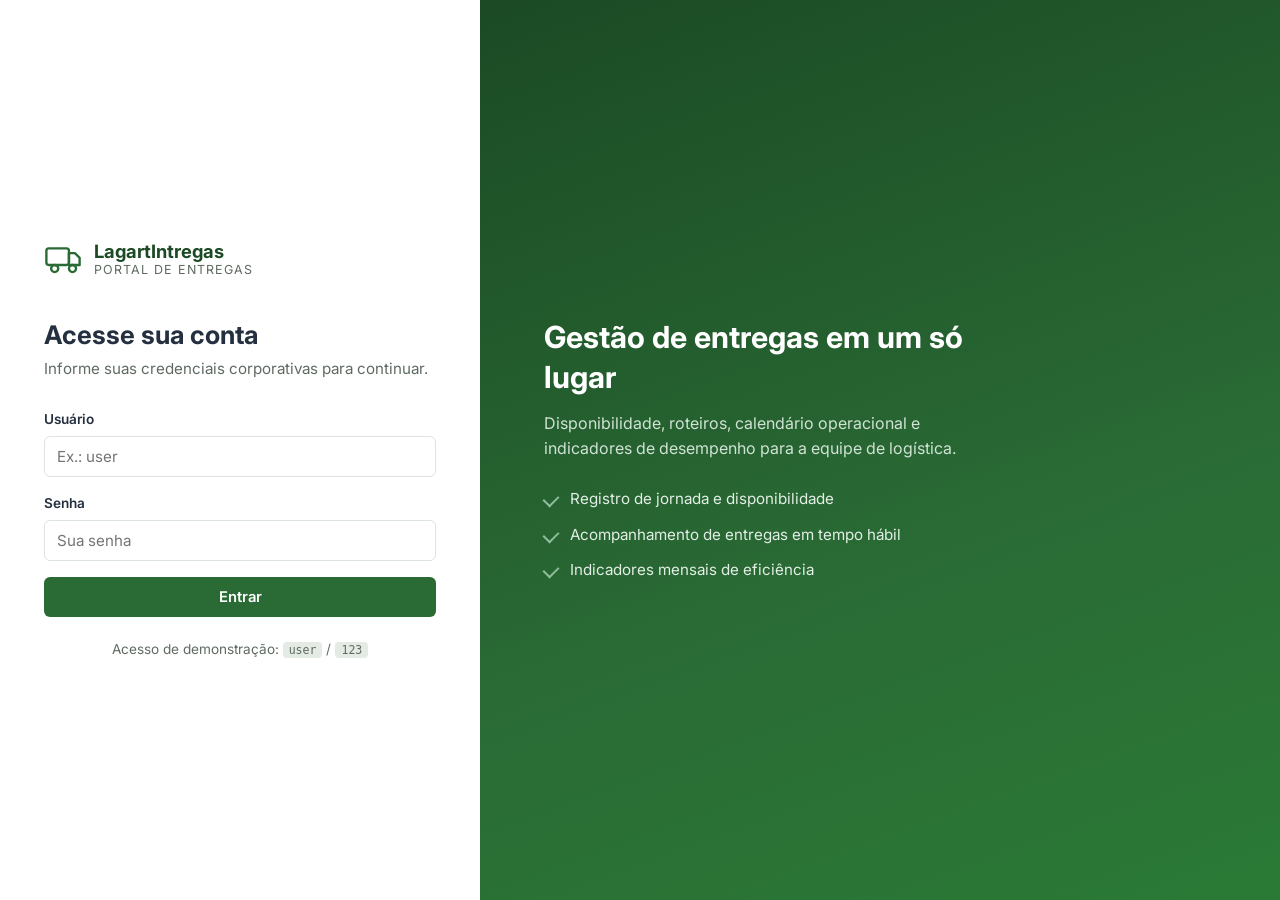
<file: index.html>
<!DOCTYPE html>
<html lang="pt-BR">
<head>
  <meta charset="UTF-8">
  <meta name="viewport" content="width=device-width, initial-scale=1.0">
  <title>LagartIntregas | Acesso ao Portal</title>
  <meta name="description" content="Portal corporativo de gestão de entregas LagartIntregas.">
  <link rel="preconnect" href="https://fonts.googleapis.com">
  <link rel="preconnect" href="https://fonts.gstatic.com" crossorigin>
  <link href="https://fonts.googleapis.com/css2?family=Inter:wght@400;500;600;700&display=swap" rel="stylesheet">
  <link rel="stylesheet" href="style.css">
</head>
<body data-page="login">
  <main class="auth">
    <section class="auth__panel" aria-labelledby="login-title">
      <div class="auth__brand">
        <svg class="brand__mark" viewBox="0 0 32 32" aria-hidden="true">
          <rect x="2" y="7" width="19" height="14" rx="2"></rect>
          <path d="M21 11h5l4 4v6h-9z"></path>
          <circle cx="9" cy="24" r="3"></circle>
          <circle cx="24" cy="24" r="3"></circle>
        </svg>
        <div class="brand__text">
          <strong>LagartIntregas</strong>
          <span>Portal de Entregas</span>
        </div>
      </div>

      <h1 id="login-title" class="auth__title">Acesse sua conta</h1>
      <p class="auth__subtitle">Informe suas credenciais corporativas para continuar.</p>

      <form id="login-form" class="form" novalidate>
        <div class="field">
          <label for="login-user">Usuário</label>
          <input type="text" id="login-user" name="user" autocomplete="username" placeholder="Ex.: user" required>
        </div>
        <div class="field">
          <label for="login-pass">Senha</label>
          <input type="password" id="login-pass" name="password" autocomplete="current-password" placeholder="Sua senha" required>
        </div>
        <p id="login-error" class="form__error" role="alert" hidden>Usuário ou senha inválidos. Tente novamente.</p>
        <button type="submit" class="btn btn--primary btn--block">Entrar</button>
      </form>

      <p class="auth__hint">Acesso de demonstração: <code>user</code> / <code>123</code></p>
    </section>

    <aside class="auth__aside" aria-hidden="true">
      <div class="auth__aside-content">
        <h2>Gestão de entregas em um só lugar</h2>
        <p>Disponibilidade, roteiros, calendário operacional e indicadores de desempenho para a equipe de logística.</p>
        <ul class="auth__features">
          <li>Registro de jornada e disponibilidade</li>
          <li>Acompanhamento de entregas em tempo hábil</li>
          <li>Indicadores mensais de eficiência</li>
        </ul>
      </div>
    </aside>
  </main>

  <script src="script.js"></script>
</body>
</html>
</file>
<file: style.css>
/* ============================================================
   LagartIntregas — Portal de Entregas
   Folha de estilo corporativa (verde / cinza / branco)
   ============================================================ */

:root {
  --color-primary: #2a6b35;
  --color-primary-dark: #1b4a24;
  --color-accent: #3d8c4a;
  --color-sidebar: #1a3d1f;
  --color-sidebar-hover: #24522b;
  --color-bg: #f2f6f3;
  --color-surface: #ffffff;
  --color-border: #dde4df;
  --color-text: #24303f;
  --color-text-muted: #5f6b62;
  --color-success: #1e7d4f;
  --color-success-bg: #e3f4ea;
  --color-info: #3d8c4a;
  --color-info-bg: #e3f4e8;
  --color-warning: #9a6a13;
  --color-warning-bg: #fbf1da;
  --color-danger: #a33131;
  --color-danger-bg: #fbe5e5;
  --radius: 10px;
  --radius-sm: 6px;
  --shadow-card: 0 1px 3px rgba(26, 61, 31, .08), 0 1px 2px rgba(26, 61, 31, .06);
  --shadow-pop: 0 8px 28px rgba(26, 61, 31, .16);
  --sidebar-width: 248px;
  --font: "Inter", "Segoe UI", Roboto, "Helvetica Neue", Arial, sans-serif;
}

* { box-sizing: border-box; margin: 0; padding: 0; }

html { font-size: 16px; }

body {
  font-family: var(--font);
  color: var(--color-text);
  background: var(--color-bg);
  line-height: 1.55;
  -webkit-font-smoothing: antialiased;
}

h1, h2, h3, h4 { line-height: 1.3; color: var(--color-text); }

a { color: var(--color-accent); text-decoration: none; }

code {
  background: #e4ebe4;
  border-radius: 4px;
  padding: 1px 6px;
  font-size: .85em;
}

/* ---------- Botões ---------- */
.btn {
  display: inline-flex;
  align-items: center;
  justify-content: center;
  gap: 8px;
  font-family: inherit;
  font-size: .925rem;
  font-weight: 600;
  padding: 10px 18px;
  border: 1px solid transparent;
  border-radius: var(--radius-sm);
  cursor: pointer;
  transition: background .15s ease, border-color .15s ease, color .15s ease;
}
.btn--primary { background: var(--color-primary); color: #fff; }
.btn--primary:hover { background: var(--color-primary-dark); }
.btn--outline { background: #fff; border-color: var(--color-border); color: var(--color-text); }
.btn--outline:hover { border-color: var(--color-accent); color: var(--color-accent); }
.btn--ghost { background: transparent; color: #b8d0bc; }
.btn--ghost:hover { background: var(--color-sidebar-hover); color: #fff; }
.btn--block { width: 100%; }
.btn--sm { padding: 6px 12px; font-size: .85rem; }
.btn--danger-ghost { background: transparent; color: var(--color-danger); border-color: var(--color-danger-bg); }
.btn--danger-ghost:hover { background: var(--color-danger-bg); }

/* ---------- Tela de login ---------- */
.auth {
  min-height: 100vh;
  display: grid;
  grid-template-columns: minmax(360px, 480px) 1fr;
}
.auth__panel {
  display: flex;
  flex-direction: column;
  justify-content: center;
  padding: 48px 44px;
  background: var(--color-surface);
}
.auth__brand, .brand { display: flex; align-items: center; gap: 12px; margin-bottom: 40px; }
.brand__mark {
  width: 38px; height: 38px;
  fill: none;
  stroke: var(--color-primary);
  stroke-width: 2;
  stroke-linejoin: round;
}
.brand__text { display: flex; flex-direction: column; line-height: 1.2; }
.brand__text strong { font-size: 1.15rem; color: var(--color-primary-dark); }
.brand__text span { font-size: .78rem; color: var(--color-text-muted); text-transform: uppercase; letter-spacing: .08em; }
.auth__title { font-size: 1.6rem; font-weight: 700; margin-bottom: 6px; }
.auth__subtitle { color: var(--color-text-muted); font-size: .95rem; margin-bottom: 28px; }
.auth__hint { margin-top: 22px; font-size: .85rem; color: var(--color-text-muted); text-align: center; }
.auth__aside {
  background: linear-gradient(160deg, var(--color-primary-dark), var(--color-primary) 60%, #2a7a35);
  color: #fff;
  display: flex;
  align-items: center;
  padding: 64px;
}
.auth__aside-content { max-width: 460px; }
.auth__aside h2 { color: #fff; font-size: 1.9rem; margin-bottom: 14px; }
.auth__aside p { color: #d0e3d4; font-size: 1rem; margin-bottom: 26px; }
.auth__features { list-style: none; display: flex; flex-direction: column; gap: 12px; }
.auth__features li { position: relative; padding-left: 26px; color: #e3efe6; font-size: .95rem; }
.auth__features li::before {
  content: "";
  position: absolute;
  left: 0; top: 7px;
  width: 12px; height: 8px;
  border-left: 2px solid #8fbc9a;
  border-bottom: 2px solid #8fbc9a;
  transform: rotate(-45deg);
}

/* ---------- Formulários ---------- */
.form { display: flex; flex-direction: column; gap: 16px; }
.field { display: flex; flex-direction: column; gap: 6px; }
.field label { font-size: .85rem; font-weight: 600; color: var(--color-text); }
.field input, .field select, .field textarea {
  font-family: inherit;
  font-size: .95rem;
  padding: 10px 12px;
  border: 1px solid var(--color-border);
  border-radius: var(--radius-sm);
  background: #fff;
  color: var(--color-text);
  transition: border-color .15s ease, box-shadow .15s ease;
}
.field input:focus, .field select:focus, .field textarea:focus {
  outline: none;
  border-color: var(--color-accent);
  box-shadow: 0 0 0 3px rgba(61, 140, 74, .15);
}
.field textarea { resize: vertical; min-height: 96px; }
.form__error { color: var(--color-danger); font-size: .85rem; font-weight: 500; }
.form__row { display: grid; grid-template-columns: 1fr 1fr; gap: 14px; }
.form__success {
  background: var(--color-success-bg);
  color: var(--color-success);
  border-radius: var(--radius-sm);
  padding: 10px 14px;
  font-size: .88rem;
  font-weight: 500;
}

/* ---------- Estrutura do app ---------- */
.app-shell { display: flex; min-height: 100vh; }

.sidebar {
  width: var(--sidebar-width);
  flex-shrink: 0;
  background: var(--color-sidebar);
  color: #c5d4c9;
  display: flex;
  flex-direction: column;
  position: fixed;
  inset: 0 auto 0 0;
  z-index: 40;
}
.sidebar .brand { padding: 22px 20px 18px; margin: 0; border-bottom: 1px solid rgba(255, 255, 255, .08); }
.sidebar .brand__mark { stroke: #8fbc9a; width: 32px; height: 32px; }
.sidebar .brand__text strong { color: #fff; font-size: 1.05rem; }
.sidebar .brand__text span { color: #84a88e; }

.sidebar__nav { display: flex; flex-direction: column; gap: 4px; padding: 16px 12px; flex: 1; }
.nav-link {
  display: flex;
  align-items: center;
  gap: 12px;
  padding: 11px 14px;
  border-radius: var(--radius-sm);
  color: #b0c8b5;
  font-size: .925rem;
  font-weight: 500;
  transition: background .15s ease, color .15s ease;
}
.nav-link svg { width: 19px; height: 19px; stroke: currentColor; fill: none; stroke-width: 1.9; flex-shrink: 0; }
.nav-link:hover { background: var(--color-sidebar-hover); color: #fff; }
.nav-link.active { background: var(--color-primary); color: #fff; }

.sidebar__footer { padding: 14px 12px 18px; border-top: 1px solid rgba(255, 255, 255, .08); display: flex; flex-direction: column; gap: 10px; }
.user-chip { display: flex; align-items: center; gap: 10px; padding: 0 6px; }
.user-chip__avatar {
  width: 34px; height: 34px;
  border-radius: 50%;
  background: var(--color-primary);
  color: #fff;
  display: grid;
  place-items: center;
  font-size: .8rem;
  font-weight: 700;
  flex-shrink: 0;
}
.user-chip__info { display: flex; flex-direction: column; line-height: 1.25; overflow: hidden; }
.user-chip__info strong { color: #fff; font-size: .85rem; white-space: nowrap; overflow: hidden; text-overflow: ellipsis; }
.user-chip__info span { color: #84a88e; font-size: .75rem; }

/* ---------- Conteúdo principal ---------- */
.main { flex: 1; margin-left: var(--sidebar-width); min-width: 0; display: flex; flex-direction: column; }
.topbar {
  background: var(--color-surface);
  border-bottom: 1px solid var(--color-border);
  padding: 18px 28px;
  display: flex;
  align-items: center;
  gap: 16px;
  position: sticky;
  top: 0;
  z-index: 20;
}
.topbar__title { font-size: 1.25rem; font-weight: 700; }
.topbar__subtitle { font-size: .85rem; color: var(--color-text-muted); }
.topbar__spacer { flex: 1; }
.topbar__date { font-size: .85rem; color: var(--color-text-muted); text-align: right; }

.icon-btn {
  display: none;
  background: #fff;
  border: 1px solid var(--color-border);
  border-radius: var(--radius-sm);
  padding: 8px;
  cursor: pointer;
}
.icon-btn svg { width: 20px; height: 20px; stroke: var(--color-text); stroke-width: 2; fill: none; display: block; }

.content { padding: 28px; display: flex; flex-direction: column; gap: 24px; }

/* ---------- Grids e cards ---------- */
.grid { display: grid; gap: 20px; }
.grid--2 { grid-template-columns: repeat(2, 1fr); }
.grid--3 { grid-template-columns: repeat(3, 1fr); }
.grid--main { grid-template-columns: minmax(0, 1.5fr) minmax(320px, 1fr); align-items: start; }

.card {
  background: var(--color-surface);
  border: 1px solid var(--color-border);
  border-radius: var(--radius);
  box-shadow: var(--shadow-card);
}
.card__header {
  padding: 18px 20px;
  border-bottom: 1px solid var(--color-border);
  display: flex;
  align-items: center;
  justify-content: space-between;
  gap: 12px;
}
.card__title { font-size: 1rem; font-weight: 700; }
.card__hint { font-size: .82rem; color: var(--color-text-muted); }
.card__body { padding: 20px; }
.card__body--flush { padding: 0; }

/* ---------- Entregas vs. disponibilidade ---------- */
.delivery-item--unavailable { background: #fafbfc; opacity: .72; }
.delivery-item--unavailable .delivery-item__dest { color: var(--color-text-muted); }
.delivery-item__badges { display: flex; gap: 6px; flex-wrap: wrap; justify-content: flex-end; }
.badge--unavailable { background: #eef0f3; color: #8a93a3; }

/* ---------- Badges de status ---------- */
.badge {
  display: inline-flex;
  align-items: center;
  gap: 6px;
  font-size: .78rem;
  font-weight: 600;
  padding: 4px 10px;
  border-radius: 999px;
  white-space: nowrap;
}
.badge::before { content: ""; width: 6px; height: 6px; border-radius: 50%; background: currentColor; }
.badge--entregue { background: var(--color-success-bg); color: var(--color-success); }
.badge--rota { background: var(--color-info-bg); color: var(--color-info); }
.badge--pendente { background: var(--color-warning-bg); color: var(--color-warning); }
.badge--atrasado { background: var(--color-danger-bg); color: var(--color-danger); }

/* ---------- Lista de entregas ---------- */
.delivery-list { display: flex; flex-direction: column; }
.delivery-item {
  display: grid;
  grid-template-columns: 110px 1fr auto;
  gap: 16px;
  align-items: center;
  padding: 16px 20px;
  border-bottom: 1px solid var(--color-border);
}
.delivery-item:last-child { border-bottom: none; }
.delivery-item__id { font-weight: 700; font-size: .9rem; color: var(--color-primary-dark); }
.delivery-item__dates { font-size: .8rem; color: var(--color-text-muted); margin-top: 2px; }
.delivery-item__dest { font-weight: 600; font-size: .95rem; }
.delivery-item__dest small { display: block; font-weight: 400; color: var(--color-text-muted); font-size: .8rem; }

.list-empty { padding: 24px 20px; color: var(--color-text-muted); font-size: .9rem; text-align: center; }

/* ---------- Disponibilidade ---------- */
.availability-form { display: grid; grid-template-columns: 1fr 130px 130px auto; gap: 12px; align-items: end; }
.availability-list { display: flex; flex-direction: column; margin-top: 4px; }
.availability-row {
  display: grid;
  grid-template-columns: 1fr auto auto;
  align-items: center;
  gap: 14px;
  padding: 12px 0;
  border-bottom: 1px solid var(--color-border);
}
.availability-row:last-child { border-bottom: none; }
.availability-row__day { font-weight: 600; font-size: .92rem; }
.availability-row__hours { font-size: .88rem; color: var(--color-text-muted); }

/* ---------- Calendário ---------- */
.calendar__head { display: flex; align-items: center; justify-content: space-between; margin-bottom: 14px; }
.calendar__title { font-weight: 700; font-size: .98rem; text-transform: capitalize; }
.calendar__nav { display: flex; gap: 6px; }
.calendar__grid { display: grid; grid-template-columns: repeat(7, 1fr); gap: 4px; }
.calendar__weekday {
  font-size: .72rem;
  font-weight: 600;
  color: var(--color-text-muted);
  text-transform: uppercase;
  letter-spacing: .05em;
  text-align: center;
  padding: 6px 0;
}
.calendar__day {
  aspect-ratio: 1 / 1;
  border: 1px solid var(--color-border);
  border-radius: var(--radius-sm);
  background: #fff;
  cursor: default;
  padding: 5px;
  display: flex;
  flex-direction: column;
  gap: 3px;
  font-size: .8rem;
  transition: border-color .15s ease, background .15s ease;
}
.calendar__day--empty { border: none; background: transparent; }
.calendar__day--muted { color: #aab4c0; background: #f7f9fb; }
.calendar__day--today { border-color: var(--color-accent); font-weight: 700; }
.calendar__day--selected { background: #e3efe6; border-color: var(--color-accent); }
.calendar__day.has-deliveries { cursor: pointer; }
.calendar__day.has-deliveries:hover { border-color: var(--color-accent); }
.calendar__dots { margin-top: auto; display: flex; gap: 3px; flex-wrap: wrap; }
.calendar__dot { width: 6px; height: 6px; border-radius: 50%; }
.calendar__dot--pendente { background: #c89024; }
.calendar__dot--rota { background: #3d8c4a; }
.calendar__dot--atrasado { background: #c04b4b; }
.calendar__dot--entregue { background: #4c9a72; }
.calendar__detail { margin-top: 16px; border-top: 1px solid var(--color-border); padding-top: 14px; }
.calendar__detail-title { font-size: .88rem; font-weight: 700; margin-bottom: 10px; }
.calendar__detail-item {
  display: flex;
  align-items: center;
  justify-content: space-between;
  gap: 10px;
  padding: 9px 12px;
  border: 1px solid var(--color-border);
  border-radius: var(--radius-sm);
  margin-bottom: 8px;
  font-size: .88rem;
}
.calendar__detail-item strong { color: var(--color-primary-dark); }
.calendar__legend { display: flex; flex-wrap: wrap; gap: 14px; margin-top: 14px; font-size: .78rem; color: var(--color-text-muted); }
.calendar__legend span { display: inline-flex; align-items: center; gap: 6px; }

/* ---------- Mapa ---------- */
#map-container { min-height: 360px; }

/* ---------- Metas de entregas ---------- */
.goal-summary {
  display: flex;
  align-items: center;
  gap: 18px;
  flex-wrap: wrap;
  margin-bottom: 18px;
}
.goal-number { display: flex; flex-direction: column; align-items: center; min-width: 64px; }
.goal-number__value { font-size: 1.7rem; font-weight: 700; color: var(--color-primary-dark); line-height: 1.2; }
.goal-number__label { font-size: .72rem; color: var(--color-text-muted); text-transform: uppercase; letter-spacing: .06em; font-weight: 600; }
.goal-divider { font-size: .85rem; color: var(--color-border); font-weight: 600; }
.goal-bar-track {
  width: 100%;
  height: 10px;
  background: var(--color-bg);
  border-radius: 999px;
  overflow: hidden;
  margin-bottom: 12px;
}
.goal-bar-fill {
  height: 100%;
  background: linear-gradient(90deg, var(--color-accent), var(--color-primary));
  border-radius: 999px;
  transition: width .35s ease;
}
.goal-status { font-size: .88rem; font-weight: 500; margin-bottom: 18px; padding: 8px 12px; border-radius: var(--radius-sm); }
.goal-status--success { background: var(--color-success-bg); color: var(--color-success); }
.goal-status--info    { background: var(--color-info-bg);    color: var(--color-info); }
.goal-status--warning { background: var(--color-warning-bg); color: var(--color-warning); }
.goal-status--danger  { background: var(--color-danger-bg);  color: var(--color-danger); }
.goal-company {
  display: flex;
  align-items: center;
  gap: 8px;
  padding: 12px 14px;
  background: var(--color-info-bg);
  color: var(--color-info);
  border-radius: var(--radius-sm);
  font-size: .88rem;
  font-weight: 600;
  margin-top: 16px;
  border-top: 1px solid var(--color-border);
  padding-top: 16px;
}

/* ---------- Métricas ---------- */
.metric-card { padding: 20px; display: flex; flex-direction: column; gap: 6px; }
.metric-card__label { font-size: .82rem; font-weight: 600; color: var(--color-text-muted); text-transform: uppercase; letter-spacing: .05em; }
.metric-card__value { font-size: 1.9rem; font-weight: 700; color: var(--color-primary-dark); }
.metric-card__note { font-size: .82rem; color: var(--color-text-muted); }
.metric-card__note strong { color: var(--color-success); font-weight: 600; }

.bars { display: flex; align-items: flex-end; gap: 14px; height: 180px; padding-top: 10px; }
.bars__col { flex: 1; display: flex; flex-direction: column; align-items: center; gap: 8px; height: 100%; justify-content: flex-end; }
.bars__bar {
  width: 100%;
  max-width: 44px;
  background: linear-gradient(180deg, var(--color-accent), var(--color-primary));
  border-radius: 6px 6px 0 0;
  min-height: 6px;
}
.bars__bar--current { background: linear-gradient(180deg, #4d9e5a, var(--color-primary-dark)); }
.bars__label { font-size: .75rem; color: var(--color-text-muted); font-weight: 600; }
.bars__value { font-size: .72rem; color: var(--color-text-muted); }

/* ---------- Perfil ---------- */
.profile-head { display: flex; align-items: center; gap: 18px; flex-wrap: wrap; }
.profile-head__avatar {
  width: 68px; height: 68px;
  border-radius: 50%;
  background: var(--color-primary);
  color: #fff;
  display: grid;
  place-items: center;
  font-size: 1.4rem;
  font-weight: 700;
}
.profile-head__name { font-size: 1.25rem; font-weight: 700; }
.profile-head__role { color: var(--color-text-muted); font-size: .9rem; }
.dl { display: grid; grid-template-columns: 150px 1fr; row-gap: 10px; font-size: .9rem; }
.dl dt { color: var(--color-text-muted); font-weight: 500; }
.dl dd { font-weight: 600; }

/* ---------- FAQ ---------- */
.faq { display: flex; flex-direction: column; }
.faq__item { border-bottom: 1px solid var(--color-border); }
.faq__item:last-child { border-bottom: none; }
.faq__question {
  width: 100%;
  background: none;
  border: none;
  font-family: inherit;
  font-size: .92rem;
  font-weight: 600;
  color: var(--color-text);
  text-align: left;
  padding: 15px 4px;
  cursor: pointer;
  display: flex;
  align-items: center;
  justify-content: space-between;
  gap: 12px;
}
.faq__question::after {
  content: "";
  width: 9px; height: 9px;
  border-right: 2px solid var(--color-text-muted);
  border-bottom: 2px solid var(--color-text-muted);
  transform: rotate(45deg);
  transition: transform .2s ease;
  flex-shrink: 0;
}
.faq__item.open .faq__question::after { transform: rotate(-135deg); }
.faq__answer { max-height: 0; overflow: hidden; transition: max-height .25s ease; }
.faq__answer p { padding: 0 4px 16px; font-size: .88rem; color: var(--color-text-muted); }

/* ---------- Contatos / chamados ---------- */
.contact-list { display: flex; flex-direction: column; gap: 14px; }
.contact-item { display: flex; gap: 12px; align-items: flex-start; }
.contact-item__icon {
  width: 38px; height: 38px;
  border-radius: var(--radius-sm);
  background: var(--color-info-bg);
  display: grid;
  place-items: center;
  flex-shrink: 0;
}
.contact-item__icon svg { width: 18px; height: 18px; stroke: var(--color-info); fill: none; stroke-width: 1.9; }
.contact-item__label { font-size: .78rem; color: var(--color-text-muted); text-transform: uppercase; letter-spacing: .05em; font-weight: 600; }
.contact-item__value { font-size: .95rem; font-weight: 600; }

.ticket-list { display: flex; flex-direction: column; gap: 10px; margin-top: 18px; }
.ticket {
  border: 1px solid var(--color-border);
  border-radius: var(--radius-sm);
  padding: 12px 14px;
  display: flex;
  align-items: flex-start;
  justify-content: space-between;
  gap: 12px;
}
.ticket__protocol { font-weight: 700; font-size: .85rem; color: var(--color-primary-dark); }
.ticket__subject { font-size: .9rem; font-weight: 600; margin: 2px 0; }
.ticket__meta { font-size: .78rem; color: var(--color-text-muted); }

/* ---------- Utilidades ---------- */
.section-title { font-size: 1.05rem; font-weight: 700; margin-bottom: 4px; }
.section-sub { font-size: .88rem; color: var(--color-text-muted); margin-bottom: 18px; }
.overlay {
  display: none;
  position: fixed;
  inset: 0;
  background: rgba(26, 61, 31, .45);
  z-index: 30;
}
.mt-0 { margin-top: 0; }
.text-muted { color: var(--color-text-muted); }

/* ---------- Responsivo ---------- */
@media (max-width: 1080px) {
  .grid--main { grid-template-columns: 1fr; }
  .grid--3 { grid-template-columns: repeat(2, 1fr); }
}

@media (max-width: 860px) {
  .auth { grid-template-columns: 1fr; }
  .auth__aside { display: none; }
  .auth__panel { min-height: 100vh; }

  .sidebar { transform: translateX(-100%); transition: transform .25s ease; }
  .sidebar.open { transform: translateX(0); box-shadow: var(--shadow-pop); }
  .main { margin-left: 0; }
  .icon-btn { display: inline-flex; }
  .overlay.show { display: block; }
  .content { padding: 20px 16px; }
  .topbar { padding: 14px 16px; }
  .topbar__date { display: none; }
}

@media (max-width: 640px) {
  .grid--2, .grid--3 { grid-template-columns: 1fr; }
  .form__row { grid-template-columns: 1fr; }
  .availability-form { grid-template-columns: 1fr 1fr; }
  .availability-form .field:first-child { grid-column: 1 / -1; }
  .availability-form .btn { grid-column: 1 / -1; }
  .delivery-item { grid-template-columns: 1fr; gap: 8px; }
  .delivery-item__badges { justify-content: flex-start; }
  .goal-summary { gap: 10px; }
  .goal-number__value { font-size: 1.3rem; }
  .dl { grid-template-columns: 1fr; row-gap: 4px; }
  .dl dt { margin-top: 8px; }
  .calendar__day { padding: 3px; font-size: .72rem; }
  .ticket { flex-direction: column; gap: 6px; }
}
</file>
